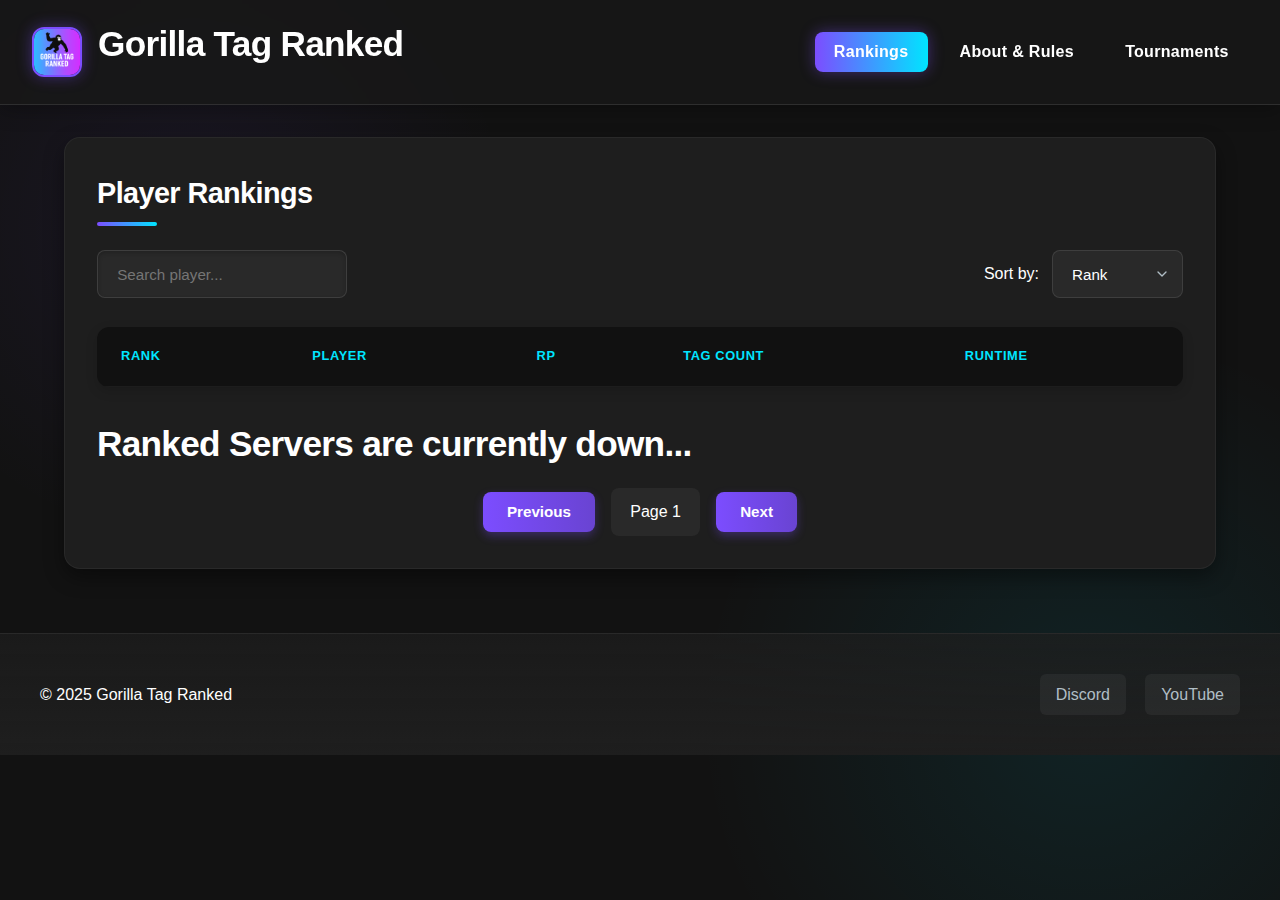
<file: index.html>
<!DOCTYPE html>
<html lang="en">
<head>
    <meta charset="UTF-8">
    <meta name="viewport" content="width=device-width, initial-scale=1.0">
    <title>Gorilla Tag Ranked</title>
    <link rel="stylesheet" href="styles.css">
</head>
<body>
<header>
    <div class="logo-container">
        <img src="media/Gorilla%20Tag%20Ranked%20logo.png" alt="Gorilla Tag Ranked Logo" class="logo">
        <h1>Gorilla Tag Ranked</h1>
    </div>
    <nav>
        <ul>
            <li><a href="index.html" class="active">Rankings</a></li>
            <li><a href="about-and-rules.html">About & Rules</a></li>
            <li><a href="tournaments.html">Tournaments</a></li>
        </ul>
    </nav>
</header>

<main>
    <section class="rankings">
        <h2>Player Rankings</h2>

        <div class="filters">
            <div class="search-box">
                <input type="text" id="playerSearch" placeholder="Search player...">
            </div>
            <div class="sort-options">
                <label for="sortBy">Sort by:</label>
                <select id="sortBy">
                    <option value="rank">Rank</option>
                    <option value="rp">RP</option>
                    <option value="tagCount">Tag Count</option>
                    <option value="runtime">Runtime</option>
                </select>
            </div>
        </div>

        <div class="table-container">
            <table id="rankingsTable">
                <thead>
                <tr>
                    <th>Rank</th>
                    <th>Player</th>
                    <th>RP</th>
                    <th>Tag Count</th>
                    <th>Runtime</th>
                </tr>
                </thead>
                <tbody id="rankingsBody">

                </tbody>
            </table>
        </div>

        <h1>Ranked Servers are currently down...</h1>

        <div class="pagination">
            <button id="prevPage">Previous</button>
            <span id="currentPage">Page 1</span>
            <button id="nextPage">Next</button>
        </div>
    </section>
</main>

<footer>
    <div class="footer-content">
        <p>&copy; 2025 Gorilla Tag Ranked</p>
        <div class="social-links">
             <a href="https://discord.gg/rppzqENgkp" class="social-icon">Discord</a>
      <a href="https://www.youtube.com/@GorillaTagRankedOfficial" class="social-icon">YouTube</a>
        </div>
    </div>
</footer>

<script src="script.js"></script>
<script>
    // Ensure data loads immediately after a page load
    window.onload = function() {
        console.log("Window loaded, initializing player data");
        if (document.getElementById('rankingsBody')) {
            // Force data load
            filteredPlayers = [...mockPlayers];
            sortPlayers('rank', 'desc');
            renderPlayers();
        }
    };
</script>
</body>
</html>
</file>
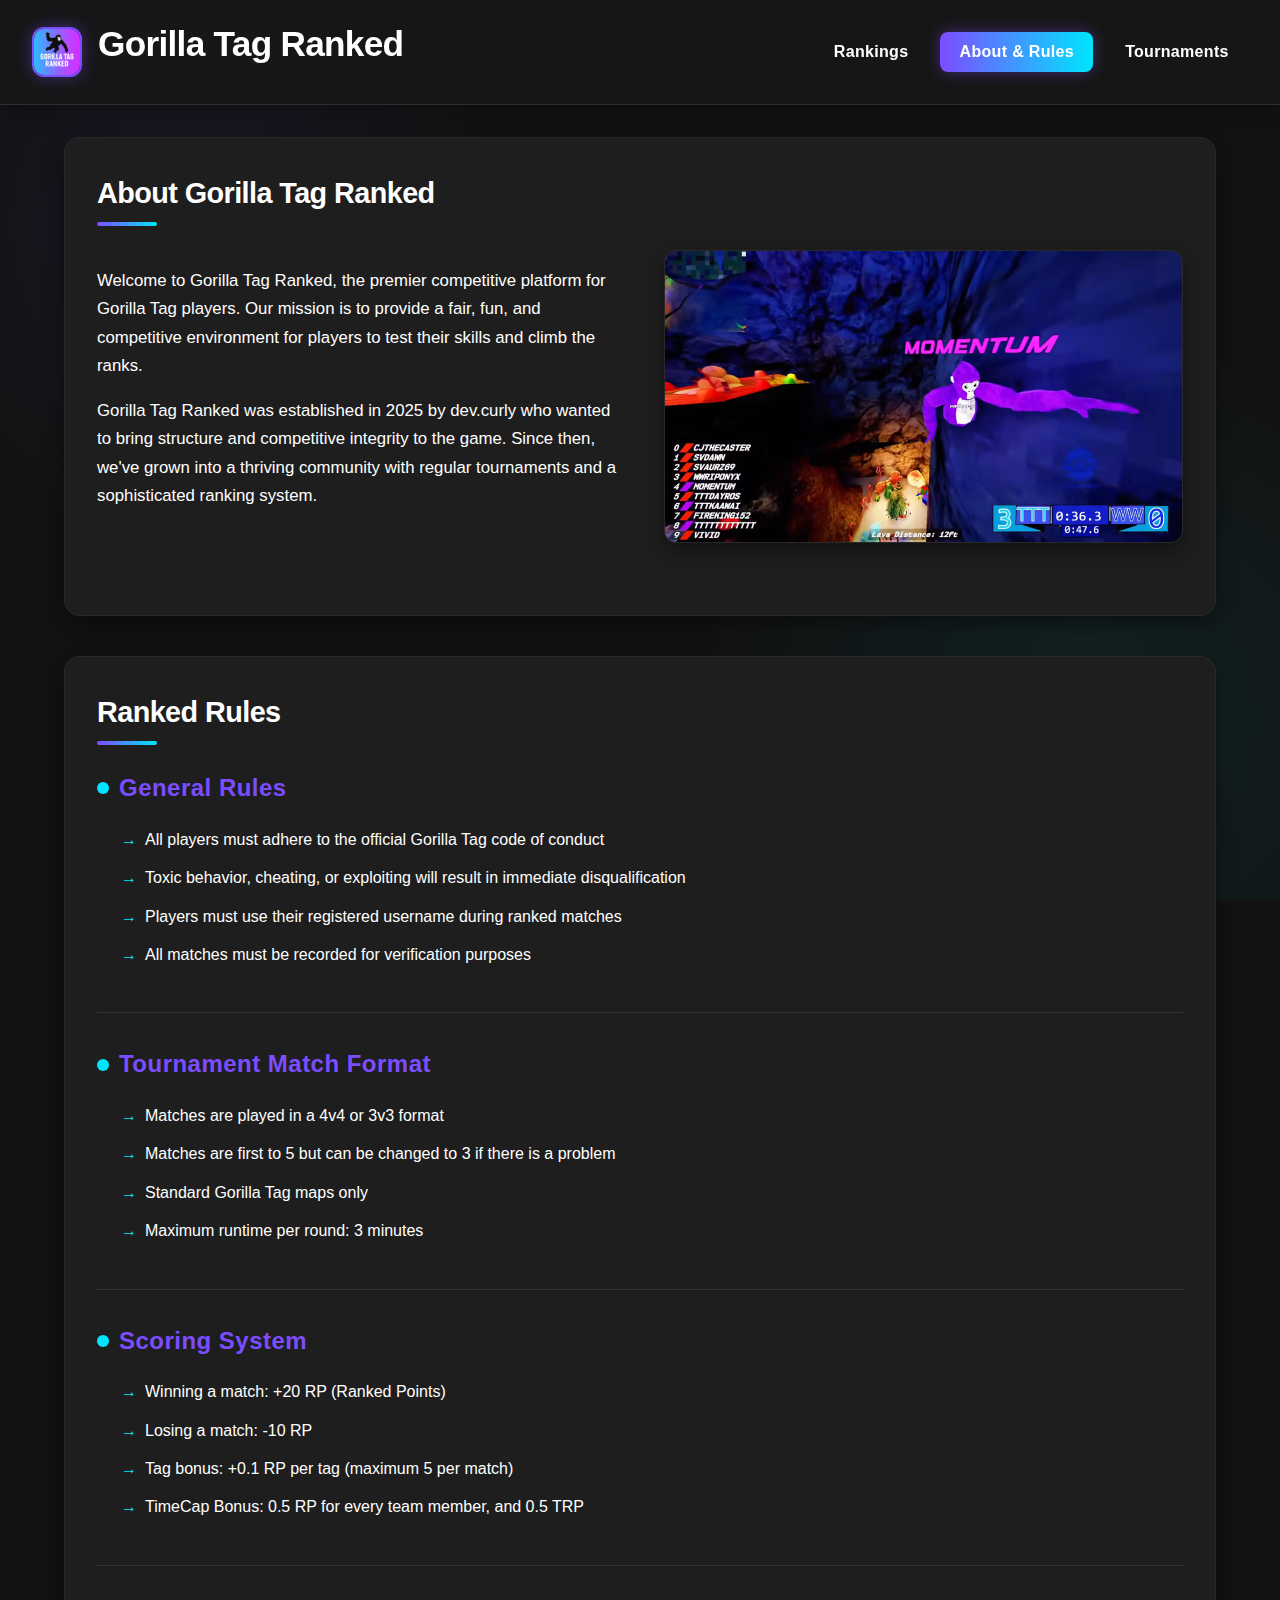
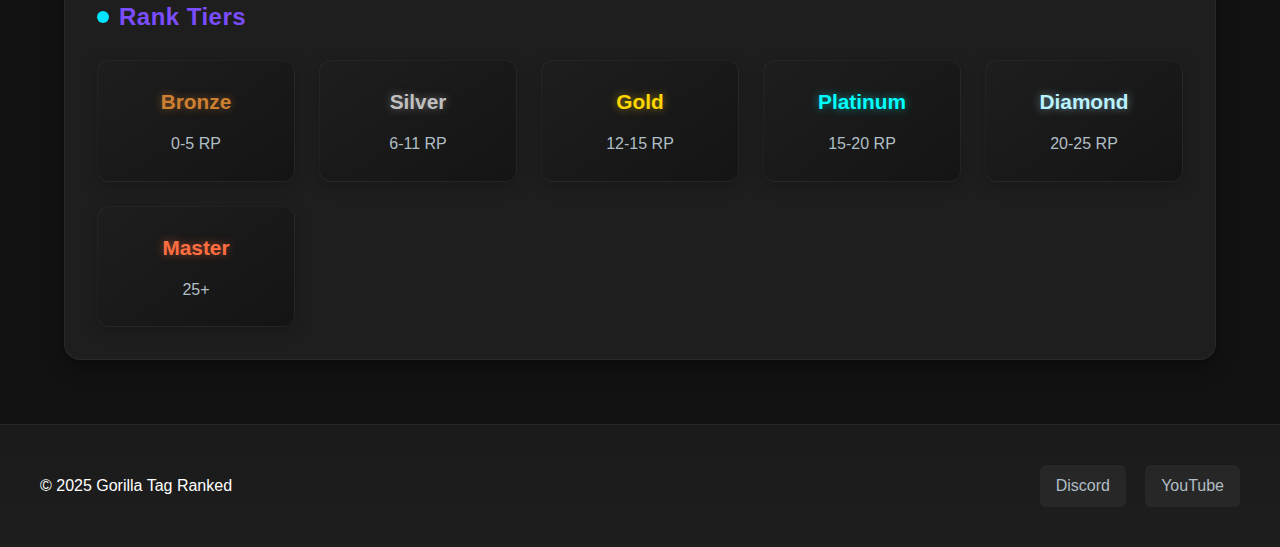
<file: about-and-rules.html>
<!DOCTYPE html>
<html lang="en">
<head>
  <meta charset="UTF-8">
  <meta name="viewport" content="width=device-width, initial-scale=1.0">
  <title>About & Rules - Gorilla Tag Ranked</title>
  <link rel="stylesheet" href="styles.css">
</head>
<body>
<header>
  <div class="logo-container">
    <img src="media/Gorilla%20Tag%20Ranked%20logo.png" alt="Gorilla Tag Ranked Logo" class="logo">
    <h1>Gorilla Tag Ranked</h1>
  </div>
  <nav>
    <ul>
      <li><a href="index.html">Rankings</a></li>
      <li><a href="about-and-rules.html" class="active">About & Rules</a></li>
      <li><a href="tournaments.html">Tournaments</a></li>
    </ul>
  </nav>
</header>

<main>
  <section class="about">
    <h2>About Gorilla Tag Ranked</h2>
    <div class="about-content">
      <div class="about-text">
        <p>Welcome to Gorilla Tag Ranked, the premier competitive platform for Gorilla Tag players. Our mission is to provide a fair, fun, and competitive environment for players to test their skills and climb the ranks.</p>
        <p>Gorilla Tag Ranked was established in 2025 by dev.curly who wanted to bring structure and competitive integrity to the game. Since then, we've grown into a thriving community with regular tournaments and a sophisticated ranking system.</p>
      </div>
      <div class="about-image">
        <img src="media/momentum.png" alt="Gorilla Tag Gameplay" class="content-image">
      </div>
    </div>
  </section>

  <section class="rules">
    <h2>Ranked Rules</h2>

    <div class="rule-section">
      <h3>General Rules</h3>
      <ul>
        <li>All players must adhere to the official Gorilla Tag code of conduct</li>
        <li>Toxic behavior, cheating, or exploiting will result in immediate disqualification</li>
        <li>Players must use their registered username during ranked matches</li>
        <li>All matches must be recorded for verification purposes</li>
      </ul>
    </div>

    <div class="rule-section">
      <h3>Tournament Match Format</h3>
      <ul>
        <li>Matches are played in a 4v4 or 3v3 format</li>
        <li>Matches are first to 5 but can be changed to 3 if there is a problem</li>
        <li>Standard Gorilla Tag maps only</li>
        <li>Maximum runtime per round: 3 minutes</li>
      </ul>
    </div>

    <div class="rule-section">
      <h3>Scoring System</h3>
      <ul>
        <li>Winning a match: +20 RP (Ranked Points)</li>
        <li>Losing a match: -10 RP</li>
        <li>Tag bonus: +0.1 RP per tag (maximum 5 per match)</li>
        <li>TimeCap Bonus: 0.5 RP for every team member, and 0.5 TRP</li>
      </ul>
    </div>

    <div class="rule-section">
      <h3>Rank Tiers</h3>
      <div class="rank-tiers">
        <div class="tier">
          <span class="tier-name bronze">Bronze</span>
          <span class="tier-range">0-5 RP</span>
        </div>
        <div class="tier">
          <span class="tier-name silver">Silver</span>
          <span class="tier-range">6-11 RP</span>
        </div>
        <div class="tier">
          <span class="tier-name gold">Gold</span>
          <span class="tier-range">12-15 RP</span>
        </div>
        <div class="tier">
          <span class="tier-name platinum">Platinum</span>
          <span class="tier-range">15-20 RP</span>
        </div>
        <div class="tier">
          <span class="tier-name diamond">Diamond</span>
          <span class="tier-range">20-25 RP</span>
        </div>
        <div class="tier">
          <span class="tier-name master">Master</span>
          <span class="tier-range">25+</span>
        </div>
      </div>
    </div>
  </section>
</main>

<footer>
  <div class="footer-content">
    <p>&copy; 2025 Gorilla Tag Ranked</p>
    <div class="social-links">
      <a href="#https://discord.gg/rppzqENgkp" class="social-icon">Discord</a>
      <a href="#https://www.youtube.com/@GorillaTagRankedOfficial" class="social-icon">YouTube</a>
    </div>
  </div>
</footer>

<script src="script.js"></script>
</body>
</html>
</file>
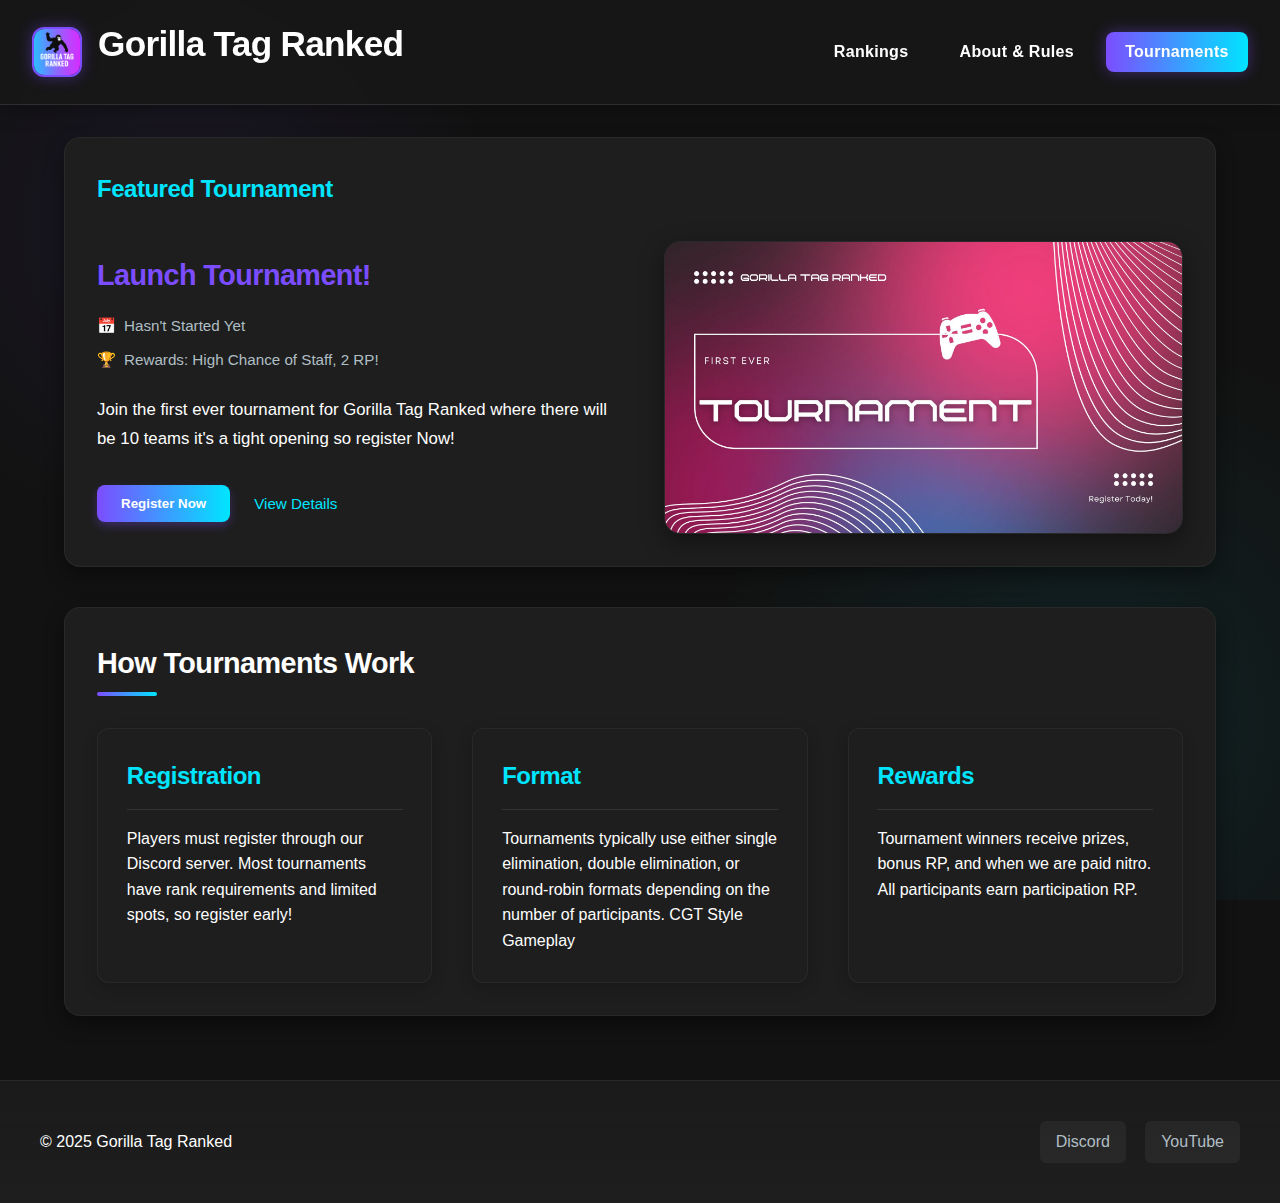
<file: tournaments.html>
<!DOCTYPE html>
<html lang="en">
<head>
  <meta charset="UTF-8">
  <meta name="viewport" content="width=device-width, initial-scale=1.0">
  <title>Tournaments - Gorilla Tag Ranked</title>
  <link rel="stylesheet" href="styles.css">
</head>
<body>
<header>
  <div class="logo-container">
    <img src="media/Gorilla%20Tag%20Ranked%20logo.png" alt="Gorilla Tag Ranked Logo" class="logo">
    <h1>Gorilla Tag Ranked</h1>
  </div>
  <nav>
    <ul>
      <li><a href="index.html">Rankings</a></li>
      <li><a href="about-and-rules.html">About & Rules</a></li>
      <li><a href="tournaments.html" class="active">Tournaments</a></li>
    </ul>
  </nav>
</header>

<main>
  <section class="tournaments">
      <h3>Featured Tournament</h3>
      <div class="featured-content">
        <div class="featured-info">
          <h4>Launch Tournament!</h4>
          <p class="tournament-date">Hasn't Started Yet</p>
          <p class="tournament-prize">Rewards: High Chance of Staff, 2 RP!</p>
          <p class="tournament-description">Join the first ever tournament for Gorilla Tag Ranked where there will be 10 teams it's a tight opening so register Now!</p>
          <div class="tournament-actions">
            <button class="register-btn" onclick="window.open('https://discord.com/channels/1368385242854854826/1368783490732134420', '_blank')">Register Now</button>
            <a href="#" class="details-link">View Details</a>
          </div>
        </div>
        <div class="featured-image">
          <img src="media/Pink%20Purple%20Colorful%20Gradient%20E-Sport%20Presentation.jpg" alt="Summer Championship 2025" class="tournament-image">
        </div>
      </div>
  </section>

  <section class="tournament-info">
    <h2>How Tournaments Work</h2>
    <div class="info-columns">
      <div class="info-column">
        <h3>Registration</h3>
        <p>Players must register through our Discord server. Most tournaments have rank requirements and limited spots, so register early!</p>
      </div>
      <div class="info-column">
        <h3>Format</h3>
        <p>Tournaments typically use either single elimination, double elimination, or round-robin formats depending on the number of participants. CGT Style Gameplay</p>
      </div>
      <div class="info-column">
        <h3>Rewards</h3>
        <p>Tournament winners receive prizes, bonus RP, and when we are paid nitro. All participants earn participation RP.</p>
      </div>
    </div>
  </section>
</main>

<footer>
  <div class="footer-content">
    <p>&copy; 2025 Gorilla Tag Ranked</p>
    <div class="social-links">
       <a href="https://discord.gg/rppzqENgkp" class="social-icon">Discord</a>
      <a href="https://www.youtube.com/@GorillaTagRankedOfficial" class="social-icon">YouTube</a>
    </div>
  </div>
</footer>

<script src="script.js"></script>
</body>
</html>
</file>
<file: styles.css>
/* Modern Gorilla Tag Ranked - CSS Redesign */

/* Base Styles with Modern Color Palette */
:root {
    /* Modern vibrant gaming palette */
    --primary-color: #7C4DFF;
    --secondary-color: #00E5FF;
    --accent-color: #FF4081;
    --background-color: #121212;
    --card-bg-color: #1E1E1E;
    --text-color: #FFFFFF;
    --text-secondary: #B0BEC5;
    --border-color: #333333;
    --success-color: #4CAF50;
    --warning-color: #FF9800;

    /* Rank Colors - More vibrant */
    --bronze-color: #CD7F32;
    --silver-color: #C0C0C0;
    --gold-color: #FFD700;
    --platinum-color: #00FFFF;
    --diamond-color: #B9F2FF;
    --master-color: #FF6E40;

    /* Subtle glow effect constants */
    --glow-radius: 10px;
    --card-shadow: 0 8px 20px rgba(0, 0, 0, 0.4);
}

/* Typography and Base Elements */
* {
    margin: 0;
    padding: 0;
    box-sizing: border-box;
    transition: all 0.3s ease;
}

body {
    font-family: 'Poppins', 'Segoe UI', Tahoma, Geneva, Verdana, sans-serif;
    background-color: var(--background-color);
    color: var(--text-color);
    line-height: 1.6;
    background-image:
            radial-gradient(circle at 15% 25%, rgba(124, 77, 255, 0.08) 0%, transparent 25%),
            radial-gradient(circle at 85% 80%, rgba(0, 229, 255, 0.08) 0%, transparent 30%);
    background-attachment: fixed;
}

/* Modern Link Styling */
a {
    color: var(--secondary-color);
    text-decoration: none;
    position: relative;
    transition: color 0.3s;
}

a:hover {
    color: var(--accent-color);
}

a:not(.social-icon):not(nav a):after {
    content: '';
    position: absolute;
    width: 0;
    height: 2px;
    bottom: -2px;
    left: 0;
    background: var(--accent-color);
    transition: width 0.3s;
}

a:not(.social-icon):not(nav a):hover:after {
    width: 100%;
}

/* Heading Styles */
h1, h2, h3, h4 {
    margin-bottom: 1rem;
    font-weight: 700;
    letter-spacing: -0.02em;
}

h1 {
    font-size: 2.2rem;
}

h2 {
    font-size: 1.8rem;
    position: relative;
    padding-bottom: 10px;
    margin-bottom: 1.5rem;
}

h2::after {
    content: '';
    position: absolute;
    bottom: 0;
    left: 0;
    width: 60px;
    height: 4px;
    background: linear-gradient(90deg, var(--primary-color), var(--secondary-color));
    border-radius: 2px;
}

h3 {
    font-size: 1.5rem;
    color: var(--secondary-color);
}

/* Modern Header with Glassmorphism */
header {
    background: rgba(24, 24, 24, 0.8);
    backdrop-filter: blur(10px);
    -webkit-backdrop-filter: blur(10px);
    padding: 1rem 2rem;
    box-shadow: 0 4px 20px rgba(0, 0, 0, 0.3);
    display: flex;
    justify-content: space-between;
    align-items: center;
    position: sticky;
    top: 0;
    z-index: 100;
    border-bottom: 1px solid rgba(255, 255, 255, 0.1);
}

.logo-container {
    display: flex;
    align-items: center;
}

.logo {
    width: 50px;
    height: 50px;
    margin-right: 1rem;
    border-radius: 12px;
    object-fit: cover;
    border: 2px solid var(--primary-color);
    box-shadow: 0 0 15px rgba(124, 77, 255, 0.4);
}

/* Modern Navigation */
nav ul {
    display: flex;
    list-style: none;
    gap: 0.8rem;
}

nav ul li a {
    color: var(--text-color);
    font-weight: 600;
    padding: 0.7rem 1.2rem;
    border-radius: 8px;
    transition: all 0.3s;
    position: relative;
    z-index: 1;
    letter-spacing: 0.02em;
}

nav ul li a:after {
    display: none;
}

nav ul li a:hover {
    background-color: rgba(255, 255, 255, 0.08);
    transform: translateY(-2px);
}

nav ul li a.active {
    background: linear-gradient(90deg, var(--primary-color), var(--secondary-color));
    color: white;
    box-shadow: 0 0 15px rgba(124, 77, 255, 0.4);
}

/* Main Content Styles */
main {
    max-width: 1200px;
    margin: 2rem auto;
    padding: 0 1.5rem;
}

section {
    background-color: var(--card-bg-color);
    border-radius: 16px;
    padding: 2rem;
    margin-bottom: 2.5rem;
    box-shadow: var(--card-shadow);
    border: 1px solid rgba(255, 255, 255, 0.05);
}

/* Rankings Table with Modern Styling */
.rankings {
    width: 100%;
}

.filters {
    display: flex;
    justify-content: space-between;
    align-items: center;
    margin-bottom: 1.8rem;
    flex-wrap: wrap;
    gap: 1rem;
}

.search-box input {
    padding: 0.9rem 1.2rem;
    border: 1px solid rgba(255, 255, 255, 0.1);
    border-radius: 8px;
    background-color: rgba(255, 255, 255, 0.05);
    color: var(--text-color);
    width: 250px;
    font-size: 0.95rem;
    transition: all 0.3s;
    box-shadow: inset 0 2px 4px rgba(0, 0, 0, 0.2);
}

.search-box input:focus {
    outline: none;
    border-color: var(--primary-color);
    box-shadow: 0 0 0 2px rgba(124, 77, 255, 0.3);
}

.sort-options {
    display: flex;
    align-items: center;
    gap: 0.8rem;
}

.sort-options select {
    padding: 0.9rem 1.2rem;
    border: 1px solid rgba(255, 255, 255, 0.1);
    border-radius: 8px;
    background-color: rgba(255, 255, 255, 0.05);
    color: var(--text-color);
    font-size: 0.95rem;
    cursor: pointer;
    appearance: none;
    -webkit-appearance: none;
    background-image: url("data:image/svg+xml,%3Csvg xmlns='http://www.w3.org/2000/svg' width='24' height='24' viewBox='0 0 24 24' fill='none' stroke='%23B0BEC5' stroke-width='2' stroke-linecap='round' stroke-linejoin='round'%3E%3Cpolyline points='6 9 12 15 18 9'%3E%3C/polyline%3E%3C/svg%3E");
    background-repeat: no-repeat;
    background-position: right 12px center;
    background-size: 16px;
    padding-right: 40px;
}

.sort-options select:focus {
    outline: none;
    border-color: var(--primary-color);
    box-shadow: 0 0 0 2px rgba(124, 77, 255, 0.3);
}

.table-container {
    overflow-x: auto;
    margin-bottom: 1.8rem;
    border-radius: 12px;
    box-shadow: 0 4px 12px rgba(0, 0, 0, 0.15);
    background: rgba(18, 18, 18, 0.4);
}

table {
    width: 100%;
    border-collapse: separate;
    border-spacing: 0;
    text-align: left;
}

thead {
    background: rgba(0, 0, 0, 0.3);
    position: sticky;
    top: 0;
}

th, td {
    padding: 1.2rem 1.5rem;
    border-bottom: 1px solid rgba(255, 255, 255, 0.05);
}

th {
    font-weight: 600;
    text-transform: uppercase;
    font-size: 0.8rem;
    letter-spacing: 0.05em;
    color: var(--secondary-color);
}

th:first-child {
    border-top-left-radius: 12px;
}

th:last-child {
    border-top-right-radius: 12px;
}

tbody tr {
    transition: background-color 0.3s, transform 0.2s;
}

tbody tr:hover {
    background-color: rgba(255, 255, 255, 0.05);
    transform: translateY(-2px);
}

/* Rank tier row highlighting */
tr.master {
    background: linear-gradient(90deg, rgba(255, 126, 64, 0.05) 0%, rgba(0, 0, 0, 0) 100%);
    border-left: 3px solid var(--master-color);
}

tr.diamond {
    background: linear-gradient(90deg, rgba(185, 242, 255, 0.05) 0%, rgba(0, 0, 0, 0) 100%);
    border-left: 3px solid var(--diamond-color);
}

tr.platinum {
    background: linear-gradient(90deg, rgba(0, 255, 255, 0.05) 0%, rgba(0, 0, 0, 0) 100%);
    border-left: 3px solid var(--platinum-color);
}

tr.gold {
    background: linear-gradient(90deg, rgba(255, 215, 0, 0.05) 0%, rgba(0, 0, 0, 0) 100%);
    border-left: 3px solid var(--gold-color);
}

tr.silver {
    background: linear-gradient(90deg, rgba(192, 192, 192, 0.05) 0%, rgba(0, 0, 0, 0) 100%);
    border-left: 3px solid var(--silver-color);
}

tr.bronze {
    background: linear-gradient(90deg, rgba(205, 127, 50, 0.05) 0%, rgba(0, 0, 0, 0) 100%);
    border-left: 3px solid var(--bronze-color);
}

/* Modern Pagination */
.pagination {
    display: flex;
    justify-content: center;
    align-items: center;
    gap: 1rem;
}

.pagination button {
    padding: 0.7rem 1.5rem;
    background: linear-gradient(90deg, var(--primary-color), rgba(124, 77, 255, 0.8));
    border: none;
    border-radius: 8px;
    color: white;
    cursor: pointer;
    font-weight: 600;
    transition: all 0.3s;
    box-shadow: 0 4px 10px rgba(124, 77, 255, 0.3);
    font-size: 0.95rem;
}

.pagination button:hover {
    transform: translateY(-2px);
    box-shadow: 0 6px 15px rgba(124, 77, 255, 0.4);
}

.pagination button:disabled {
    background: #333;
    cursor: not-allowed;
    opacity: 0.5;
    transform: none;
    box-shadow: none;
}

#currentPage {
    font-weight: 500;
    background: rgba(255, 255, 255, 0.05);
    padding: 0.7rem 1.2rem;
    border-radius: 8px;
}

/* About & Rules Page Styles */
.about-content {
    display: flex;
    gap: 3rem;
    margin-bottom: 2.5rem;
    flex-wrap: wrap;
    align-items: center;
}

.about-text {
    flex: 1;
    min-width: 300px;
}

.about-text p {
    margin-bottom: 1rem;
    font-size: 1.05rem;
    line-height: 1.7;
}

.about-image {
    flex: 1;
    min-width: 300px;
    display: flex;
    justify-content: center;
    align-items: center;
}

.content-image {
    max-width: 100%;
    border-radius: 12px;
    box-shadow: 0 8px 20px rgba(0, 0, 0, 0.4);
    transition: transform 0.3s;
    border: 1px solid rgba(255, 255, 255, 0.05);
}

.content-image:hover {
    transform: scale(1.02);
}

.rule-section {
    margin-bottom: 2rem;
    padding-bottom: 2rem;
    border-bottom: 1px solid rgba(255, 255, 255, 0.1);
}

.rule-section:last-child {
    border-bottom: none;
    padding-bottom: 0;
    margin-bottom: 0;
}

.rule-section h3 {
    margin-bottom: 1.2rem;
    color: var(--primary-color);
    letter-spacing: 0.02em;
    display: flex;
    align-items: center;
}

.rule-section h3::before {
    content: '';
    display: inline-block;
    width: 12px;
    height: 12px;
    background: var(--secondary-color);
    border-radius: 50%;
    margin-right: 10px;
}

.rule-section ul {
    list-style-type: none;
    margin-left: 1.5rem;
}

.rule-section li {
    margin-bottom: 0.8rem;
    position: relative;
    padding-left: 1.5rem;
}

.rule-section li::before {
    content: "→";
    position: absolute;
    left: 0;
    color: var(--secondary-color);
}

/* Modern Rank Tiers */
.rank-tiers {
    display: grid;
    grid-template-columns: repeat(auto-fill, minmax(180px, 1fr));
    gap: 1.5rem;
    margin-top: 1.5rem;
}

.tier {
    background: linear-gradient(145deg, rgba(30, 30, 30, 0.8), rgba(18, 18, 18, 0.8));
    border-radius: 12px;
    padding: 1.5rem;
    text-align: center;
    display: flex;
    flex-direction: column;
    gap: 0.8rem;
    transition: transform 0.3s;
    box-shadow: 0 4px 15px rgba(0, 0, 0, 0.2);
    border: 1px solid rgba(255, 255, 255, 0.05);
}

.tier:hover {
    transform: translateY(-5px);
}

.tier-name {
    font-weight: 700;
    font-size: 1.3rem;
    text-shadow: 0 0 10px currentColor;
}

.tier-range {
    font-weight: 500;
    color: var(--text-secondary);
}

/* Enhanced rank colors with glow */
.bronze {
    color: var(--bronze-color);
    text-shadow: 0 0 8px rgba(205, 127, 50, 0.5);
}

.silver {
    color: var(--silver-color);
    text-shadow: 0 0 8px rgba(192, 192, 192, 0.5);
}

.gold {
    color: var(--gold-color);
    text-shadow: 0 0 8px rgba(255, 215, 0, 0.5);
}

.platinum {
    color: var(--platinum-color);
    text-shadow: 0 0 8px rgba(0, 255, 255, 0.5);
}

.diamond {
    color: var(--diamond-color);
    text-shadow: 0 0 8px rgba(185, 242, 255, 0.5);
}

.master {
    color: var(--master-color);
    text-shadow: 0 0 8px rgba(255, 110, 64, 0.5);
}

/* Tournaments Page Styles */
.tournament-filters {
    display: flex;
    gap: 1rem;
    margin-bottom: 2.5rem;
    flex-wrap: wrap;
}

.filter-btn {
    padding: 0.7rem 1.5rem;
    background: rgba(255, 255, 255, 0.05);
    border: 1px solid rgba(255, 255, 255, 0.1);
    border-radius: 8px;
    color: var(--text-color);
    cursor: pointer;
    font-weight: 500;
    transition: all 0.3s;
}

.filter-btn:hover {
    background: rgba(255, 255, 255, 0.08);
    transform: translateY(-2px);
}

.filter-btn.active {
    background: linear-gradient(90deg, var(--primary-color), var(--secondary-color));
    color: white;
    border-color: transparent;
    box-shadow: 0 4px 10px rgba(124, 77, 255, 0.3);
}

.tournaments-grid {
    display: grid;
    grid-template-columns: repeat(auto-fill, minmax(320px, 1fr));
    gap: 1.8rem;
    margin-bottom: 2rem;
}

.tournament-card {
    background: linear-gradient(145deg, rgba(30, 30, 30, 0.8), rgba(18, 18, 18, 0.8));
    border-radius: 16px;
    overflow: hidden;
    transition: all 0.3s;
    box-shadow: 0 8px 20px rgba(0, 0, 0, 0.3);
    border: 1px solid rgba(255, 255, 255, 0.05);
}

.tournament-card:hover {
    transform: translateY(-8px);
    box-shadow: 0 12px 25px rgba(0, 0, 0, 0.4);
}

.card-image {
    width: 100%;
    height: 180px;
    object-fit: cover;
    transition: transform 0.5s;
}

.tournament-card:hover .card-image {
    transform: scale(1.05);
}

.card-content {
    padding: 1.8rem;
}

.tournament-title {
    font-size: 1.3rem;
    margin-bottom: 0.8rem;
    color: var(--text-color);
}

.tournament-date, .tournament-prize {
    color: var(--text-secondary);
    font-size: 0.95rem;
    margin-bottom: 0.6rem;
    display: flex;
    align-items: center;
}

.tournament-date::before {
    content: "📅";
    margin-right: 0.5rem;
}

.tournament-prize::before {
    content: "🏆";
    margin-right: 0.5rem;
}

.card-actions {
    display: flex;
    justify-content: space-between;
    align-items: center;
    margin-top: 1.5rem;
}

.register-btn {
    padding: 0.7rem 1.5rem;
    background: linear-gradient(90deg, var(--primary-color), var(--secondary-color));
    border: none;
    border-radius: 8px;
    color: white;
    cursor: pointer;
    font-weight: 600;
    transition: all 0.3s;
    box-shadow: 0 4px 10px rgba(124, 77, 255, 0.3);
}

.register-btn:hover {
    transform: translateY(-2px);
    box-shadow: 0 6px 15px rgba(124, 77, 255, 0.4);
}

.register-btn:disabled {
    background: #333;
    cursor: not-allowed;
    opacity: 0.5;
}

.details-link {
    display: flex;
    align-items: center;
    color: var(--secondary-color);
    font-size: 0.95rem;
    font-weight: 500;
}

.details-link::after {
    content: "→";
    margin-left: 5px;
    transition: transform 0.3s;
}

.details-link:hover::after {
    transform: translateX(5px);
}

.featured-tournament {
    margin-top: 3rem;
}

.featured-content {
    display: flex;
    gap: 3rem;
    margin-top: 2rem;
    flex-wrap: wrap;
    align-items: center;
}

.featured-info {
    flex: 1;
    min-width: 300px;
}

.featured-info h4 {
    font-size: 1.8rem;
    margin-bottom: 1rem;
    color: var(--primary-color);
}

.featured-image {
    flex: 1;
    min-width: 320px;
    display: flex;
    justify-content: center;
    align-items: center;
}

.tournament-image {
    max-width: 100%;
    border-radius: 16px;
    box-shadow: 0 8px 25px rgba(0, 0, 0, 0.4);
    transition: transform 0.3s;
    border: 1px solid rgba(255, 255, 255, 0.05);
}

.tournament-image:hover {
    transform: scale(1.02);
}

.tournament-description {
    margin: 1.5rem 0;
    line-height: 1.7;
    font-size: 1.05rem;
}

.tournament-actions {
    display: flex;
    gap: 1.5rem;
    margin-top: 2rem;
    flex-wrap: wrap;
}

.info-columns {
    display: grid;
    grid-template-columns: repeat(auto-fit, minmax(280px, 1fr));
    gap: 2.5rem;
    margin-top: 2rem;
}

.info-column {
    background: rgba(30, 30, 30, 0.5);
    padding: 1.8rem;
    border-radius: 12px;
    box-shadow: 0 5px 15px rgba(0, 0, 0, 0.2);
    border: 1px solid rgba(255, 255, 255, 0.05);
    transition: transform 0.3s;
}

.info-column:hover {
    transform: translateY(-5px);
}

.info-column h3 {
    color: var(--secondary-color);
    margin-bottom: 1rem;
    padding-bottom: 0.8rem;
    border-bottom: 1px solid rgba(255, 255, 255, 0.1);
}

/* Modern Footer */
footer {
    background: linear-gradient(to top, var(--card-bg-color), rgba(30, 30, 30, 0.7));
    padding: 2.5rem 2rem;
    margin-top: 4rem;
    border-top: 1px solid rgba(255, 255, 255, 0.05);
}

.footer-content {
    max-width: 1200px;
    margin: 0 auto;
    display: flex;
    justify-content: space-between;
    align-items: center;
    flex-wrap: wrap;
    gap: 1.5rem;
}

.social-links {
    display: flex;
    gap: 1.2rem;
}

.social-icon {
    color: var(--text-secondary);
    transition: all 0.3s;
    padding: 0.5rem 1rem;
    background: rgba(255, 255, 255, 0.05);
    border-radius: 6px;
    font-weight: 500;
}

.social-icon:hover {
    color: var(--secondary-color);
    background: rgba(255, 255, 255, 0.1);
    transform: translateY(-3px);
}

/* Responsive Styles with better mobile experience */
@media (max-width: 768px) {
    header {
        flex-direction: column;
        padding: 1rem;
        gap: 1rem;
    }

    .logo-container {
        margin-bottom: 0.5rem;
    }

    nav ul {
        width: 100%;
        justify-content: center;
        gap: 0.5rem;
    }

    nav ul li a {
        padding: 0.6rem 1rem;
        font-size: 0.9rem;
    }

    h1 {
        font-size: 1.8rem;
    }

    h2 {
        font-size: 1.5rem;
    }

    section {
        padding: 1.5rem;
    }

    .filters {
        flex-direction: column;
        align-items: flex-start;
        gap: 1rem;
    }

    .search-box, .sort-options {
        width: 100%;
    }

    .search-box input, .sort-options select {
        width: 100%;
    }

    th, td {
        padding: 0.8rem;
        font-size: 0.9rem;
    }

    .rank-tiers {
        grid-template-columns: repeat(auto-fill, minmax(130px, 1fr));
    }

    .tier-name {
        font-size: 1.1rem;
    }

    .tournament-actions {
        flex-direction: column;
        gap: 1rem;
    }

    .register-btn, .filter-btn {
        width: 100%;
        text-align: center;
    }

    .footer-content {
        flex-direction: column;
        text-align: center;
    }

    .social-links {
        justify-content: center;
    }
}

/* Add animations for more dynamic feel */
@keyframes glow {
    0% {
        box-shadow: 0 0 5px rgba(124, 77, 255, 0.3);
    }
    50% {
        box-shadow: 0 0 15px rgba(124, 77, 255, 0.5);
    }
    100% {
        box-shadow: 0 0 5px rgba(124, 77, 255, 0.3);
    }
}

.logo, nav ul li a.active, .register-btn:not(:disabled) {
    animation: glow 3s infinite;
}

/* Loading animation */
@keyframes shimmer {
    0% {
        background-position: -1000px 0;
    }
    100% {
        background-position: 1000px 0;
    }
}

.loading {
    background: linear-gradient(90deg,
    rgba(30, 30, 30, 0.8) 0%,
    rgba(60, 60, 60, 0.8) 50%,
    rgba(30, 30, 30, 0.8) 100%);
    background-size: 1000px 100%;
    animation: shimmer 2s infinite linear;
}

/* Add this class to table rows or cards when data is loading */
tr.loading td, .tournament-card.loading {
    position: relative;
    overflow: hidden;
    color: transparent;
}

/* Custom scrollbar for modern look */
::-webkit-scrollbar {
    width: 10px;
    height: 10px;
}

::-webkit-scrollbar-track {
    background: var(--background-color);
}

::-webkit-scrollbar-thumb {
    background: var(--primary-color);
    border-radius: 5px;
}

::-webkit-scrollbar-thumb:hover {
    background: var(--secondary-color);
}
</file>
